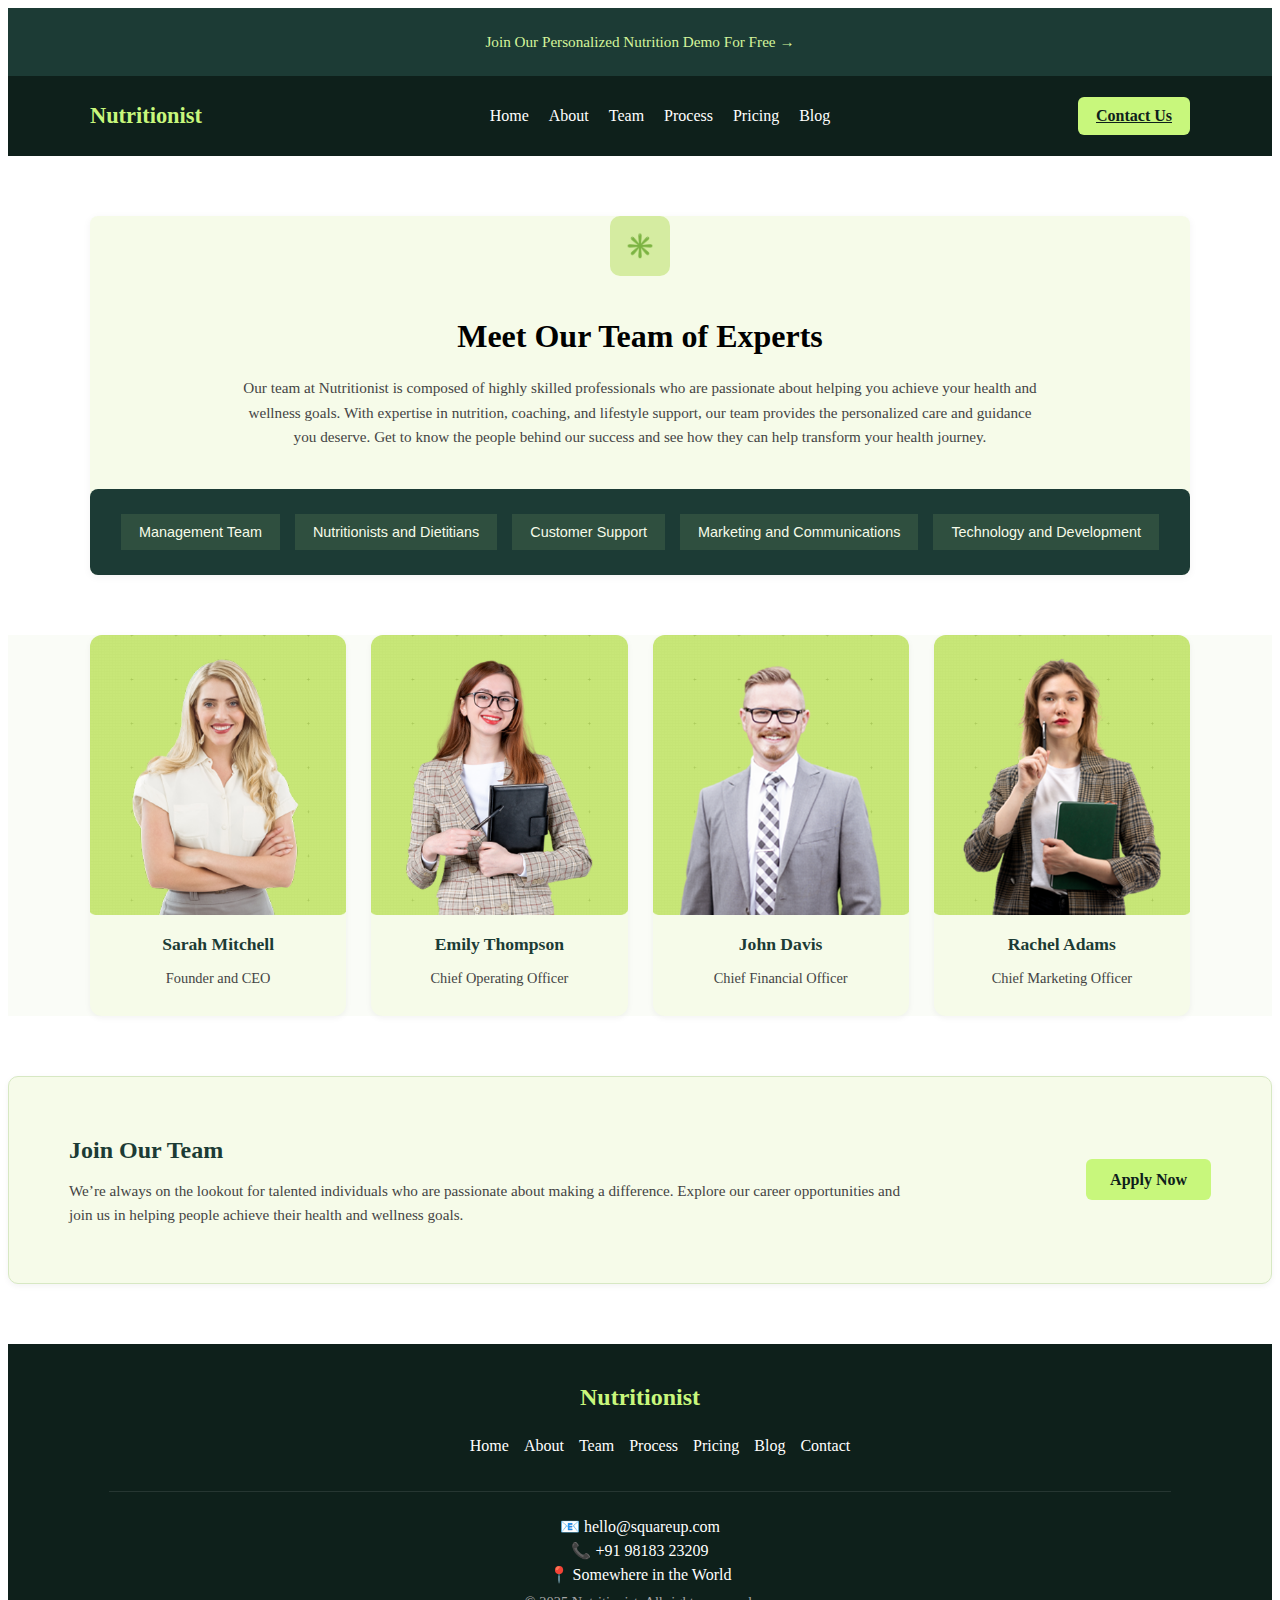
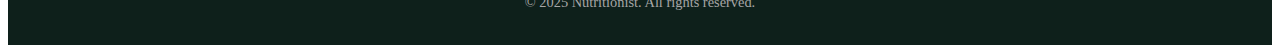
<file: team.html>
<!DOCTYPE html>
<html lang="en">
<head>
  <meta charset="UTF-8" />
  <meta name="viewport" content="width=device-width, initial-scale=1.0" />
  <meta name="description" content="Meet the Nutritionist team — certified professionals, nutrition experts, and health coaches dedicated to guiding you toward a better lifestyle." />
  <title>Nutritionist - Team</title>
  <link rel="stylesheet" href="css/style.css" />
</head>

<body>

  <div class="top-banner">
    <p>Join Our Personalized Nutrition Demo For Free →</p>
  </div>


  <header>
    <nav class="navbar" aria-label="Main Navigation">
      <div class="logo">Nutritionist</div>
      <ul class="nav-links">
        <li><a href="index.html">Home</a></li>
        <li><a href="about.html">About</a></li>
        <li><a href="team.html" aria-current="page">Team</a></li>
        <li><a href="#">Process</a></li>
        <li><a href="#">Pricing</a></li>
        <li><a href="#">Blog</a></li>
      </ul>
      <a href="contact.html" class="btn contact-btn" role="button">Contact Us</a>
    </nav>
  </header>

  <main>
   
    <section class="team-hero">
      <div class="team-hero-content">
        <div class="team-logo-box" aria-hidden="true">✳️</div>
        <h1>Meet Our Team of Experts</h1>
        <p>
          Our team at Nutritionist is composed of highly skilled professionals who are passionate about
          helping you achieve your health and wellness goals. With expertise in nutrition, coaching,
          and lifestyle support, our team provides the personalized care and guidance you deserve.
          Get to know the people behind our success and see how they can help transform your health journey.
        </p>
      </div>

      <div class="team-categories">
        <button class="team-btn active" aria-pressed="true">Management Team</button>
        <button class="team-btn">Nutritionists and Dietitians</button>
        <button class="team-btn">Customer Support</button>
        <button class="team-btn">Marketing and Communications</button>
        <button class="team-btn">Technology and Development</button>
      </div>
    </section>

   
    <section class="team-section no-heading">
      <div class="team-grid">
        <article class="team-card">
         <img src="images/team-images/whiteboss-1.png" alt="Sarah Mitchell - Founder and CEO" />
          <h3>Sarah Mitchell</h3>
          <p>Founder and CEO</p>
        </article>

        <article class="team-card">
          <img src="images/team-images/notebookboss-2.png" alt="Emily Thompson - Chief Operating Officer" />
          <h3>Emily Thompson</h3>
          <p>Chief Operating Officer</p>
        </article>

        <article class="team-card">
          <img src="images/team-images/realboss-3.png" alt="John Davis - Chief Financial Officer" />
          <h3>John Davis</h3>
          <p>Chief Financial Officer</p>
        </article>

        <article class="team-card">
         <img src="images/team-images/ladyboss-4.png" alt="Rachel Adams - Chief Marketing Officer" />
          <h3>Rachel Adams</h3>
          <p>Chief Marketing Officer</p>
        </article>
      </div>
    </section>

  
    <section class="achieve-banner">
      <div class="achieve-text">
        <h2>Join Our Team</h2>
        <p>
          We’re always on the lookout for talented individuals who are passionate about making a difference.
          Explore our career opportunities and join us in helping people achieve their health and wellness goals.
        </p>
      </div>

      <div class="achieve-btn-box">
        <a href="#" class="achieve-btn" role="button">Apply Now</a>
      </div>
    </section>
  </main>

  <footer>
    <div class="footer-container">
      <div class="footer-top">
        <div class="footer-logo">Nutritionist</div>
        <ul class="footer-nav">
          <li><a href="index.html">Home</a></li>
          <li><a href="about.html">About</a></li>
          <li><a href="team.html">Team</a></li>
          <li><a href="#">Process</a></li>
          <li><a href="#">Pricing</a></li>
          <li><a href="#">Blog</a></li>
          <li><a href="contact.html">Contact</a></li>
        </ul>
      </div>

      <div class="footer-bottom">
        <div class="footer-info">
          <p>📧 hello@squareup.com</p>
          <p>📞 +91 98183 23209</p>
          <p>📍 Somewhere in the World</p>
        </div>
        <p class="copyright">© 2025 Nutritionist. All rights reserved.</p>
      </div>
    </div>
  </footer>
</body>
</html>
</file>
<file: css/style.css>
.top-banner {
  background-color: #1c3b35; 
  color: #d4f59b;             
  text-align: center;        
  padding: 10px 0;           
  font-size: 0.95rem;        
}

header {
  background-color: #0e201b;
  color: white;
}

.navbar {
  display: flex; 
  justify-content: space-between;
  align-items: center;
  max-width: 1100px;
  margin: 0 auto; 
  padding: 15px 20px;
}

.logo {
  font-size: 1.4rem;
  font-weight: 700;
  color: #c8f77c;
}
.nav-links {
  list-style: none;
  display: flex; 
  gap: 20px;
}

.nav-links a {
  text-decoration: none; 
  color: #ffffff;
  font-weight: 500;
  transition: color 0.3s ease;
}

.nav-links a:hover {
  color: #c8f77c; 
}


.contact-btn {
  background-color: #c8f77c;
  color: #0e201b;
  padding: 10px 18px;
  border-radius: 6px;
  font-weight: 600;
  transition: 0.3s;
}

.contact-btn:hover {
  background-color: #aee25d;
}


.hero {
  display: flex;
  align-items: center;
  justify-content: center;
  gap: 30px;
  padding: 40px 20px;
  background-color: #f8f9f3;
}

.hero-left img {
  width: 100%;
  max-width: 400px;
  border-radius: 10px;
}

.hero-right {
  max-width: 500px;
}

.hero-right h4 {
  color: #1c3b35;
  font-size: 1.2rem;
  margin-bottom: 10px;
}

.hero-right h1 {
  font-size: 2rem;
  color: #0e201b;
  margin-bottom: 15px;
}

.hero-right p {
  color: #444;
  margin-bottom: 20px;
}


.features {
  text-align: center;
  padding: 60px 8%;
background-color: #e9efd9; 

}

.features h2 {
  font-size: 2rem;
  color: #1d3e35;
  margin-bottom: 10px;
}

.features-sub {
  color: #384133;
  margin-bottom: 40px;
}

.feature-grid {
  display: grid;
  grid-template-columns: repeat(2, 1fr);
  gap: 30px;
  max-width: 1200px;  
  margin: 0 auto;
  width: 100%;         
  padding: 0 5%;      
}



.feature-card {
  background-color: #F6FBE9;  
  border: 1px solid #d7e8c3;
  border-radius: 10px;
  padding: 25px;
  text-align: left;
  box-shadow: 0 0 5px rgba(0, 0, 0, 0.05);
}


.feature-card h3 {
  color: #1c3b35;
  margin-bottom: 10px;
}

.feature-card p {
  color: #444;
  line-height: 1.5;
  font-size: 0.95rem;
}

@media (max-width: 768px) {
  .features {
    padding: 40px 5%;
  }
}



.blogs {
  text-align: center;
  padding: 60px 8%;
  background-color: #f8f9f3;
}

.blogs h2 {
  font-size: 2rem;
  color: #0e201b;
  margin-bottom: 10px;
}

.blog-sub {
  color: #555;
  margin-bottom: 40px;
  max-width: 700px;
  margin-inline: auto;
  line-height: 1.5;
}

.blog-grid {
  display: grid;
  grid-template-columns: repeat(2, 1fr);  
  gap: 25px;
  max-width: 1000px;
  margin: 0 auto;
}



.blog-card {
  background-color: #F6FBE9;   
  border: 1px solid #d7e8c3;
  border-radius: 10px;
  overflow: hidden;
  text-align: left;
  box-shadow: 0 2px 6px rgba(0, 0, 0, 0.05);
}


.blog-card img {
  width: 100%;
  height: 200px;
  object-fit: cover;
}

.blog-info {
  padding: 20px;
}

.blog-info h4 {
  color: #1c3b35;
  font-size: 0.9rem;
  margin-bottom: 5px;
}

.blog-info h3 {
  font-size: 1.1rem;
  color: #0e201b;
  margin-bottom: 10px;
}

.blog-info p {
  color: #444;
  font-size: 0.9rem;
  line-height: 1.5;
}

.author {
  margin-top: 10px;
  font-style: italic;
  color: #777;
}


@media (max-width: 768px) {
  .blog-grid {
    grid-template-columns: 1fr;
  }

  .blogs {
    padding: 40px 5%;
  }
}

.testimonials {
  text-align: center;
  padding: 60px 8%;
  background-color: #f8f9f3;
}

.testimonials h2 {
  font-size: 2rem;
  color: #0e201b;
  margin-bottom: 10px;
}

.testi-sub {
  color: #866464;
  margin-bottom: 40px;
}

.testi-grid {
  display: grid;
  grid-template-columns: repeat(auto-fit, minmax(280px, 1fr));
  gap: 25px;
  max-width: 1100px;
  margin: 0 auto;
}

.testi-card {
  background-color: #FAFDF2;
  border: 1px solid #96b376;
  border-radius: 10px;
  padding: 25px;
  text-align: left;
  box-shadow: 0 0 5px rgba(143, 25, 25, 0.05);
  transition: transform 0.3s ease;
}

.testi-card:hover {
  transform: translateY(-5px);
}

.quote {
  font-size: 2rem;
  color: #000201;
  margin-bottom: 10px;
  background-color: #3fb504;
}

.testi-text {
  color: #444;
  font-size: 0.95rem;
  line-height: 1.6;
  margin-bottom: 20px;
}

.testi-user {
  display: flex;
  align-items: center;
  gap: 10px;
  background-color: #F6FBE9;
  padding: 10px;
  border-radius: 6px;
}

.testi-user img {
  width: 35px;
  height: 35px;
  border-radius: 50%;
}

.testi-user span {
  font-weight: 600;
  color: #0e201b;
}


@media (max-width: 768px) {
  .testi-grid {
    grid-template-columns: 1fr;
  }

  .testimonials {
    padding: 40px 5%;
  }
}

.pricing {
  text-align: center;
  padding: 60px 8%;
  background-color: #ffffff;
}

.pricing h2 {
  font-size: 2rem;
  color: #0e201b;
  margin-bottom: 10px;
}

.pricing-sub {
  color: #555;
  margin-bottom: 40px;
  line-height: 1.6;
  max-width: 750px;
  margin-inline: auto;
}

.pricing-grid {
  display: grid;
  grid-template-columns: repeat(auto-fit, minmax(260px, 1fr));
  gap: 25px;
  max-width: 1000px;
  margin: 0 auto;
}

.price-card {
  background-color: #f8f9f3;
  border: 1px solid #d7e8c3;
  border-radius: 10px;
  padding: 30px 20px;
  box-shadow: 0 0 5px rgba(0, 0, 0, 0.05);
  transition: transform 0.3s ease;
}

.price-card:hover {
  transform: translateY(-5px);
}

.price-card h3 {
  color: #0e201b;
  margin-bottom: 8px;
}

.price-card .small {
  color: #000000;
  font-size: 0.9rem;
  margin-bottom: 15px;
  background-color: #62ad12;
}

.price-card p {
  color: #444;
  margin-bottom: 20px;
  line-height: 1.5;
}

.price-card h2 {
  color: #0e201b;
  font-size: 1.8rem;
  margin-bottom: 15px;
}

.price-card span {
  font-size: 1rem;
  color: #444;
}

.price-card .btn-green {
  display: inline-block;
  padding: 10px 18px;
  border-radius: 6px;
  background-color: #c8f77c;
  color: #0e201b;
  font-weight: 600;
  text-decoration: none;
}


footer {
  background-color: #0e201b;
  color: #ffffff;
  padding: 40px 8% 20px;
}

.footer-top {
  display: flex;
  flex-direction: column;
  align-items: center;
  text-align: center;
  margin-bottom: 20px;
}

.footer-logo {
  font-size: 1.5rem;
  font-weight: 700;
  color: #c8f77c;
  margin-bottom: 10px;
}

.footer-nav {
  list-style: none;
  display: flex;
  flex-wrap: wrap;
  justify-content: center;
  gap: 15px;
}

.footer-nav a {
  text-decoration: none;
  color: #ffffff;
  transition: color 0.3s;
}

.footer-nav a:hover {
  color: #c8f77c;
}

.footer-bottom {
  border-top: 1px solid rgba(255, 255, 255, 0.1);
  padding-top: 20px;
  text-align: center;
}

.footer-info p {
  margin: 5px 0;
}

.copyright {
  color: #a6a6a6;
  font-size: 0.9rem;
  margin-top: 10px;
}

@media (max-width: 1024px) {
  .navbar {
    flex-wrap: wrap;
    gap: 10px;
  }

  .hero {
    flex-direction: column;
    text-align: center;
  }

  .hero-right {
    max-width: 90%;
  }

  .feature-grid,
  .blog-grid,
  .testi-grid,
  .pricing-grid {
    grid-template-columns: repeat(2, 1fr);
  }

  .hero-left img {
    width: 80%;
    max-width: 350px;
  }
}
@media (max-width: 768px) {
  .navbar {
    flex-direction: column;
    text-align: center;
  }

  .nav-links {
    flex-direction: column;
    gap: 10px;
  }

  .hero {
    flex-direction: column;
    gap: 20px;
    text-align: center;
    padding: 30px 5%;
  }

  .hero-left img {
    width: 90%;
  }

  .hero-right h1 {
    font-size: 1.6rem;
  }

  .hero-right p {
    font-size: 0.95rem;
  }

  .feature-grid,
  .blog-grid,
  .testi-grid,
  .pricing-grid {
    grid-template-columns: 1fr;
  }

  .footer-nav {
    flex-direction: column;
    gap: 8px;
  }

  .footer-info p {
    font-size: 0.9rem;
  }

  .footer-logo {
    font-size: 1.2rem;
  }
}


.about-top {
  background-color: #fafcf7;
  padding: 60px 0;
  text-align: center;
}


.logo-grid {
  display: grid;
  grid-template-columns: repeat(5, 120px);
  grid-template-rows: repeat(2, 120px);
  justify-content: center;
  align-items: center;
  gap:60px;
  margin: 60px auto;
}


.small-box {
  width: 110px;
  height: 110px;
  background-color: #dbeab7;
  border-radius: 15px;


}


.big-box {
  grid-column: 3 / span 1; 
  grid-row: 1 / span 2;      
  width: 230px;             
  height: 280px;
  background-color: #c4e184;
  border-radius: 10px;
  justify-self: center;   
}


.about-welcome {
  background-color: #f6fbe9;
  max-width: 850px;
  margin: 0 auto;
  padding: 40px 30px;
  border-radius: 10px;
  box-shadow: 0 0 8px rgba(0, 0, 0, 0.05);
}

.about-welcome h2 {
  color: #1c3b35;
  font-size: 1.8rem;
  margin-bottom: 20px;
}

.about-welcome p {
  color: #333;
  line-height: 1.6;
  font-size: 0.95rem;
  margin-bottom: 12px;
}


@media (max-width: 768px) {
  .logo-grid {
    grid-template-columns: repeat(3, 90px);
    grid-template-rows: auto;
    gap: 15px;
  }

  .small-box {
    width: 90px;
    height: 90px;
  }

  .big-box {
    grid-column: 2;
    grid-row: auto;
    width: 90px;
    height: 190px;
  }

  .about-welcome {
    width: 90%;
    padding: 30px 20px;
  }

  .about-welcome h2 {
    font-size: 1.4rem;
  }
}
.story-card {
  display: flex;
  background-color: #f6fbe9;
  border: 1px solid #d7e8c3;
  border-radius: 10px;
  overflow: hidden;
  box-shadow: 0 2px 6px rgba(0,0,0,0.05);
  margin-bottom: 25px;
  margin-right: 250px;
  margin-left: 250px;
}

.story-card img {
  width: 50%;
  object-fit: cover;
}

.story-text {
  padding: 20px;
  text-align: left;
}

.story-text h3 {
  color: #1c3b35;
  font-size: 1.2rem;
  border-bottom: 2px solid #aee25d;
  display: inline-block;
  margin-bottom: 10px;
}

.story-text p {
  color: #444;
  font-size: 0.95rem;
  line-height: 1.6;
}

.story-text .date {
  color: #666;
  font-size: 0.85rem;
  margin-top: 10px;
}

.story-box {
  display: flex;
  background-color: #f6fbe9;
  border: 1px solid #d7e8c3;
  border-radius: 10px;
  overflow: hidden;
  box-shadow: 0 2px 6px rgba(0, 0, 0, 0.05);
  margin-bottom: 25px;
  margin-right: 250px;
  margin-left: 250px;
}


.story-box img {
  width: 50%;
  object-fit: cover;
}


.story-content {
  padding: 20px;
  text-align: left;
}


.story-content h3 {
  color: #1c3b35;
  font-size: 1.2rem;
  border-bottom: 2px solid #aee25d;
  display: inline-block;
  margin-bottom: 10px;
}


.story-content p {
  color: #444;
  font-size: 0.95rem;
  line-height: 1.6;
}


.story-content .date {
  color: #666;
  font-size: 0.85rem;
  margin-top: 10px;
}

.story-box.reverse {
  flex-direction: row-reverse;
}

.story-3 {
  display: flex;
  background-color: #f6fbe9;
  border: 1px solid #d7e8c3;
  border-radius: 10px;
  overflow: hidden;
  box-shadow: 0 2px 6px rgba(0,0,0,0.05);
  margin-bottom: 25px;
  margin-right: 250px;
  margin-left: 250px;
}

.story-3 img {
  width: 50%;
  object-fit: cover;
}

.story-3-text {
  padding: 20px;
  text-align: left;
}

.story-3-text h3 {
  color: #1c3b35;
  font-size: 1.2rem;
  border-bottom: 2px solid #aee25d;
  display: inline-block;
  margin-bottom: 10px;
}

.story-3-text p {
  color: #444;
  font-size: 0.95rem;
  line-height: 1.6;
}

.story-3-text .date {
  color: #666;
  font-size: 0.85rem;
  margin-top: 10px;
}

.story-4 {
  display: flex;
  background-color: #f6fbe9;
  border: 1px solid #d7e8c3;
  border-radius: 10px;
  overflow: hidden;
  box-shadow: 0 2px 6px rgba(0, 0, 0, 0.05);
  margin-bottom: 25px;
  margin-right: 250px;
  margin-left: 250px;
}

.story-4 img {
  width: 50%;
  object-fit: cover;
}

.story-4-content {
  padding: 20px;
  text-align: left;
}

.story-4-content h3 {
  color: #1c3b35;
  font-size: 1.2rem;
  border-bottom: 2px solid #aee25d;
  display: inline-block;
  margin-bottom: 10px;
}

.story-4-content p {
  color: #444;
  font-size: 0.95rem;
  line-height: 1.6;
}

.story-4-content .date {
  color: #666;
  font-size: 0.85rem;
  margin-top: 10px;
}


.story-4.reverse {
  flex-direction: row-reverse;
}



.story-5 {
  display: flex;
  background-color: #f6fbe9;
  border: 1px solid #d7e8c3;
  border-radius: 10px;
  overflow: hidden;
  box-shadow: 0 2px 6px rgba(0,0,0,0.05);
  margin-bottom: 25px;
  margin-right: 250px;
  margin-left: 250px;
}

.story-5 img {
  width: 50%;
  object-fit: cover;
}

.story-5-content {
  padding: 20px;
  text-align: left;
}

.story-5-content h3 {
  color: #1c3b35;
  font-size: 1.2rem;
  border-bottom: 2px solid #aee25d;
  display: inline-block;
  margin-bottom: 10px;
}

.story-5-content p {
  color: #444;
  font-size: 0.95rem;
  line-height: 1.6;
}

.story-5-content .date {
  color: #666;
  font-size: 0.85rem;
  margin-top: 10px;
}


.story-6 {
  display: flex;
  background-color: #f6fbe9;
  border: 1px solid #d7e8c3;
  border-radius: 10px;
  overflow: hidden;
  box-shadow: 0 2px 6px rgba(0,0,0,0.05);
  margin-bottom: 25px;
  margin-right: 250px;
  margin-left: 250px;
}

.story-6 img {
  width: 50%;
  object-fit: cover;
}

.story-6-content {
  padding: 20px;
  text-align: left;
}

.story-6-content h3 {
  color: #1c3b35;
  font-size: 1.2rem;
  border-bottom: 2px solid #aee25d;
  display: inline-block;
  margin-bottom: 10px;
}

.story-6-content p {
  color: #444;
  font-size: 0.95rem;
  line-height: 1.6;
}

.story-6-content .date {
  color: #666;
  font-size: 0.85rem;
  margin-top: 10px;
}

.story-6.reverse {
  flex-direction: row-reverse;
}



.story-7 {
  display: flex;
  background-color: #f6fbe9;
  border: 1px solid #d7e8c3;
  border-radius: 10px;
  overflow: hidden;
  box-shadow: 0 2px 6px rgba(0,0,0,0.05);
  margin-bottom: 25px;
  margin-right: 250px;
  margin-left: 250px;
}

.story-7 img {
  width: 50%;
  object-fit: cover;
}

.story-7-content {
  padding: 20px;
  text-align: left;
}

.story-7-content h3 {
  color: #1c3b35;
  font-size: 1.2rem;
  border-bottom: 2px solid #aee25d;
  display: inline-block;
  margin-bottom: 10px;
}

.story-7-content p {
  color: #444;
  font-size: 0.95rem;
  line-height: 1.6;
}

.story-7-content .date {
  color: #666;
  font-size: 0.85rem;
  margin-top: 10px;
}



.story-8 {
  display: flex;
  background-color: #f6fbe9;
  border: 1px solid #d7e8c3;
  border-radius: 10px;
  overflow: hidden;
  box-shadow: 0 2px 6px rgba(0,0,0,0.05);
  margin-bottom: 25px;
  margin-right: 250px;
  margin-left: 250px;
}

.story-8 img {
  width: 50%;
  object-fit: cover;
}

.story-8-content {
  padding: 20px;
  text-align: left;
}

.story-8-content h3 {
  color: #1c3b35;
  font-size: 1.2rem;
  border-bottom: 2px solid #aee25d;
  display: inline-block;
  margin-bottom: 10px;
}

.story-8-content p {
  color: #444;
  font-size: 0.95rem;
  line-height: 1.6;
}

.story-8-content .date {
  color: #666;
  font-size: 0.85rem;
  margin-top: 10px;
}

.story-8.reverse {
  flex-direction: row-reverse;
}

.story-9 {
  display: flex;
  background-color: #f6fbe9;
  border: 1px solid #d7e8c3;
  border-radius: 10px;
  overflow: hidden;
  box-shadow: 0 2px 6px rgba(0,0,0,0.05);
  margin-bottom: 25px;
  margin-right: 250px;
  margin-left: 250px;
}

.story-9 img {
  width: 50%;
  object-fit: cover;
}

.story-9-content {
  padding: 20px;
  text-align: left;
}

.story-9-content h3 {
  color: #1c3b35;
  font-size: 1.2rem;
  border-bottom: 2px solid #aee25d;
  display: inline-block;
  margin-bottom: 10px;
}

.story-9-content p {
  color: #444;
  font-size: 0.95rem;
  line-height: 1.6;
}

.story-9-content .date {
  color: #666;
  font-size: 0.85rem;
  margin-top: 10px;
}



.story-10 {
  display: flex;
  background-color: #f6fbe9;
  border: 1px solid #d7e8c3;
  border-radius: 10px;
  overflow: hidden;
  box-shadow: 0 2px 6px rgba(0,0,0,0.05);
  margin-bottom: 25px;
  margin-right: 250px;
  margin-left: 250px;
}

.story-10 img {
  width: 50%;
  object-fit: cover;
}

.story-10-content {
  padding: 20px;
  text-align: left;
}

.story-10-content h3 {
  color: #1c3b35;
  font-size: 1.2rem;
  border-bottom: 2px solid #aee25d;
  display: inline-block;
  margin-bottom: 10px;
}

.story-10-content p {
  color: #444;
  font-size: 0.95rem;
  line-height: 1.6;
}

.story-10-content .date {
  color: #666;
  font-size: 0.85rem;
  margin-top: 10px;
}

.story-10.reverse {
  flex-direction: row-reverse;
}

.achievements {
  text-align: center;
  padding: 60px 8%;
  background-color: #fffefb;
}

.achievements h2 {
  font-size: 2rem;
  color: #1c3b35;
  margin-bottom: 10px;
}

.achieve-sub {
  color: #444;
  max-width: 700px;
  margin: 0 auto 40px;
  line-height: 1.5;
}

.achieve-grid {
  display: grid;
  grid-template-columns: repeat(2, 1fr);
  gap: 30px;
  max-width: 1111100px;
  margin: 0 auto;
}

.achieve-card {
  display: flex;
  align-items: flex-start;
  gap: 20px;
  background-color: #f6fbe9;
  border: 1px solid #d7e8c3;
  border-radius: 10px;
  padding: 25px;
  text-align: left;
  box-shadow: 0 0 5px rgba(0, 0, 0, 0.05);
}

.icon-box {
  background-color: #c8f77c;
  color: #0e201b;
  font-size: 1.5rem;
  padding: 15px;
  border-radius: 8px;
}

.achieve-card h3 {
  color: #1c3b35;
  margin-bottom: 8px;
  font-size: 1.1rem;
}

.achieve-card p {
  color: #444;
  font-size: 0.95rem;
  line-height: 1.5;
}


@media (max-width: 768px) {
  .achieve-grid {
    grid-template-columns: 1fr;
  }
}


.achieve-banner {
  display: flex;
  justify-content: space-between;
  align-items: center;
  background-color: #f6fbe9;
  border: 1px solid #d7e8c3;
  border-radius: 10px;
  padding: 40px 60px;
  max-width: 1800px;
  margin: 60px auto;
  box-shadow: 0 2px 6px rgba(0, 0, 0, 0.05);
}

.achieve-text {
  max-width: 75%;
  text-align: left;
}

.achieve-text h2 {
  color: #1c3b35;
  font-size: 1.5rem;
  margin-bottom: 10px;
}

.achieve-text p {
  color: #444;
  font-size: 0.95rem;
  line-height: 1.6;
}

.achieve-btn-box {
  text-align: right;
}

.achieve-btn {
  background-color: #c8f77c;
  color: #0e201b;
  padding: 12px 24px;
  border-radius: 6px;
  text-decoration: none;
  font-weight: 600;
  transition: background-color 0.3s ease;
}

.achieve-btn:hover {
  background-color: #aee25d;
}


@media (max-width: 768px) {
  .achieve-banner {
    flex-direction: column;
    text-align: center;
    padding: 30px 20px;
  }

  .achieve-text {
    max-width: 100%;
    margin-bottom: 20px;
  }

  .achieve-btn-box {
    text-align: center;
  }
}
 

@media (max-width: 768px) {


  .about-top,
  .about-welcome,
  .achievements,
  .achieve-banner {
    padding: 25px 15px;
  }


  .logo-grid {
    grid-template-columns: repeat(3, 90px);
    gap: 10px;
    margin: 30px auto;
  }

  .small-box {
    width: 85px;
    height: 85px;
  }

  .big-box {
    width: 130px;
    height: 200px;
  }

  
  .about-welcome {
    width: 95%;
    padding: 25px 20px;
    font-size: 0.9rem;
  }

  .about-welcome h2 {
    font-size: 1.3rem;
    text-align: center;
  }
@media (max-width: 768px) {

  .story-card,
  .story-box,
  .story-3,
  .story-4,
  .story-5,
  .story-6,
  .story-7,
  .story-8,
  .story-9,
  .story-10 {
    display: block;     
    width: 100%;
    margin: 10px auto;
    overflow: visible;   
    height: auto;        
  }

  .story-card img,
  .story-box img,
  .story-3 img,
  .story-4 img,
  .story-5 img,
  .story-6 img,
  .story-7 img,
  .story-8 img,
  .story-9 img,
  .story-10 img {
    display: block;
    width: 100%;
    height: auto;
    object-fit: cover;
    border-bottom: 1px solid #d7e8c3;
  }

  .story-text,
  .story-content,
  .story-3-text,
  .story-4-content,
  .story-5-content,
  .story-6-content,
  .story-7-content,
  .story-8-content,
  .story-9-content,
  .story-10-content {
    padding: 15px;
    display: block;
    width: 100%;
    height: auto;
    text-align: left;
    background-color: #f6fbe9;
  }


  .story-text p,
  .story-content p {
    font-size: 0.9rem;
    line-height: 1.5;
  }
}



  .achieve-grid {
    grid-template-columns: 1fr;
    gap: 20px;
  }

  .achieve-card {
    flex-direction: column;
    align-items: center;
    text-align: center;
    padding: 20px;
  }

  .icon-box {
    font-size: 1.3rem;
    margin-bottom: 10px;
  }


  .achieve-banner {
    flex-direction: column;
    text-align: center;
    gap: 15px;
    padding: 25px 15px;
  }

  .achieve-text {
    max-width: 100%;
  }

  .achieve-btn-box {
    text-align: center;
  }

  .achieve-btn {
    padding: 10px 20px;
    font-size: 0.95rem;
  }
}



.team-hero {
  background-color: #f6fbe9;
  text-align: center;
  padding: 0px 0px;
  border-radius: 8px;
  margin: 60px auto;
  max-width: 1100px;
  box-shadow: 0 2px 8px rgba(0, 0, 0, 0.05);
}

.team-logo-box {
  background-color: #d5eca1;
  display: inline-flex;
  align-items: center;
  justify-content: center;
  width: 60px;
  height: 60px;
  border-radius: 10px;
  font-size: 1.5rem;
  margin-bottom: 20px;
}

.team-hero h2 {
  font-size: 2rem;
  color: #1c3b35;
  margin-bottom: 15px;
}

.team-hero p {
  max-width: 800px;
  margin: 0 auto;
  color: #444;
  line-height: 1.6;
  font-size: 0.95rem;
}


.team-categories {
  display: flex;
  justify-content: center;
  flex-wrap: wrap;
  gap: 15px;
  margin-top: 40px;
  background-color: #1c3b35;
  padding: 25px 15px;
  border-radius: 8px;
}

.team-btn {
  background-color: #2f4f3f;   
  color: #f6fbe9;             
  border: none;
  border-radius: 0px;
  padding: 10px 18px;
  font-size: 0.9rem;
  cursor: pointer;
  transition: all 0.3s ease;
}


.team-btn:hover {
  background-color: #aee25d;  
  color: #1c3b35;            
}


.team-section {
  background-color: #fafcf7;
  padding: 0px 0px;
  text-align: center;
}

.team-section h2 {
  color: #1c3b35;
  font-size: 1.8rem;
  margin-bottom: 40px;
}


.team-grid {
  display: grid;
  grid-template-columns: repeat(4, 1fr);
  gap: 25px;
  max-width: 1100px;
  margin: 0 auto;
}


.team-card {
  background-color: #f6fbe9;
  border-radius: 12px;
  box-shadow: 0 2px 6px rgba(0, 0, 0, 0.05);
  padding-bottom: 15px;
  margin-top: 0%;
  transition: transform 0.3s ease;
}

.team-card:hover {
  transform: translateY(-5px);
}

.team-card img {
  width: 100%;
  height: 280px;
  object-fit: cover;
  border-radius: 12px 12px 0 0;
}

.team-card h3 {
  color: #1c3b35;
  font-size: 1.1rem;
  margin-top: 15px;
  margin-bottom: 5px;
}

.team-card p {
  color: #444;
  font-size: 0.9rem;
}


@media (max-width: 768px) {

 
  .team-section {
    padding: 20px 15px;
  }

  
  .team-grid {
    display: flex;
    flex-direction: column;
    align-items: center;
    gap: 25px;
  }


  .team-card {
    width: 90%;
    background-color: #f6fbe9;
    border: 1px solid #d7e8c3;
    border-radius: 10px;
    box-shadow: 0 2px 6px rgba(0, 0, 0, 0.05);
    overflow: hidden;
    text-align: center;
    transition: transform 0.3s ease;
  }


  .team-card img {
    width: 100%;
    height: auto;
    border-bottom: 3px solid #c4e184;
    object-fit: cover;
  }

  .team-card h3 {
    font-size: 1rem;
    color: #1c3b35;
    margin-top: 10px;
  }

  .team-card p {
    font-size: 0.9rem;
    color: #555;
    margin-bottom: 15px;
  }

 
  .join-team {
    text-align: center;
    padding: 25px 20px;
  }

  .join-team h2 {
    font-size: 1.3rem;
  }

  .join-team p {
    font-size: 0.9rem;
  }

  .join-btn {
    background-color: #c4e184;
    color: #0e201b;
    padding: 10px 18px;
    border-radius: 6px;
    text-decoration: none;
    font-weight: 600;
    display: inline-block;
    margin-top: 15px;
  }

  .join-btn:hover {
    background-color: #aee25d;
  }
}
</file>
